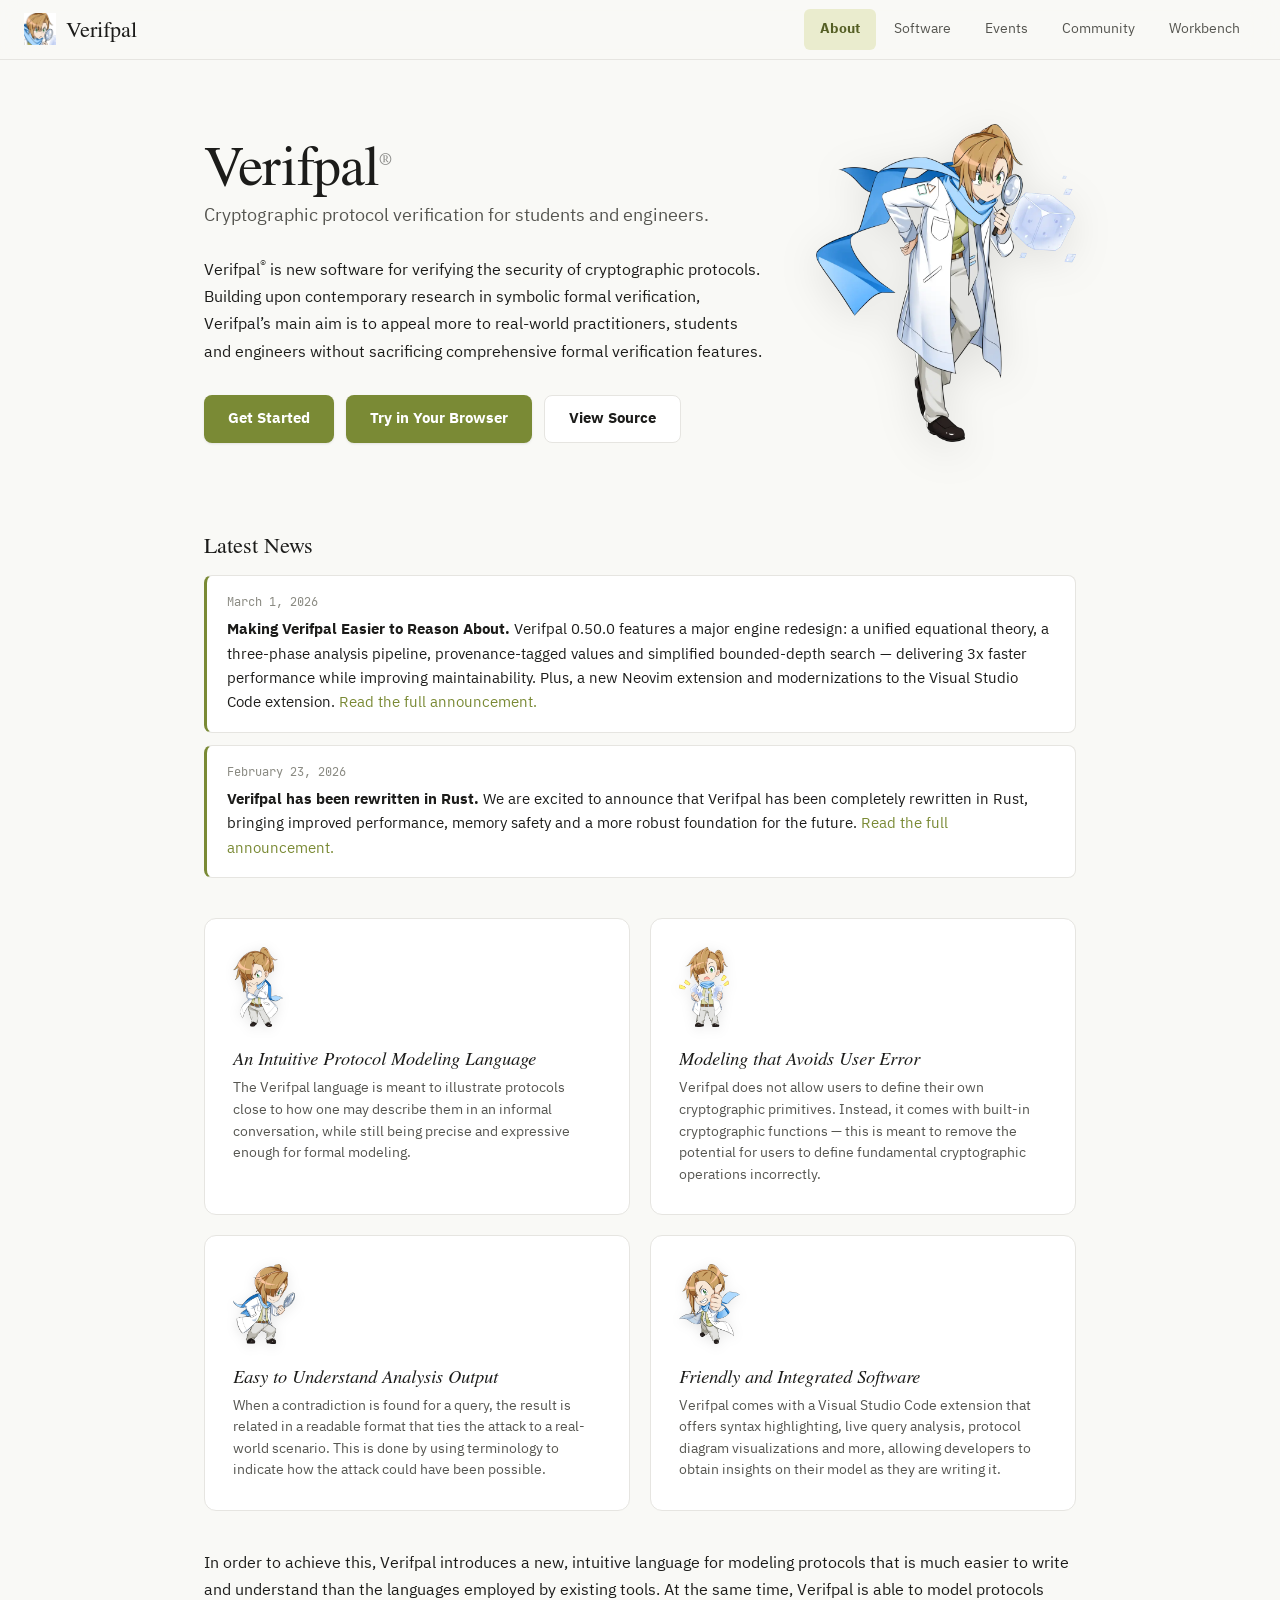
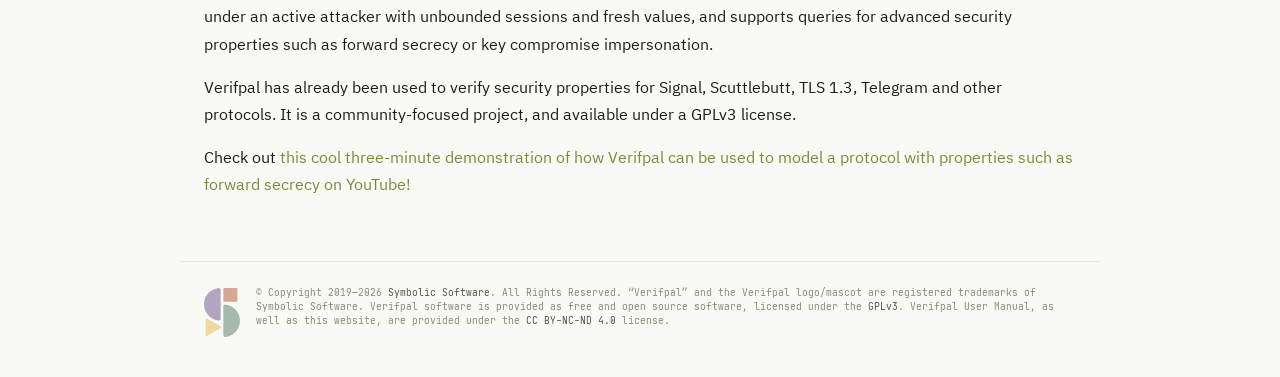
<file: index.html>
<!DOCTYPE html>
<html lang="en" dir="ltr">

<head>
	<meta charset="utf-8" />
	<meta name="viewport" content="width=device-width, initial-scale=1, height=device-height, target-densitydpi=device-dpi" />
	<meta property="article:publisher" content="https://verifpal.com" />
	<meta property="og:site_name" content="Verifpal" />
	<meta property="og:type" content="profile" />
	<meta property="og:locale" content="en_US" />
	<meta name="author" content="Symbolic Software" />
	<meta name="twitter:site" content="@verifpal" />
	<meta name="twitter:creator" content="@symbolicsoft" />
	<meta name="twitter:card" content="summary" />
	<title>Verifpal: Cryptographic Protocol Analysis for Students and Engineers</title>
	<meta property="og:title" content="Verifpal: Cryptographic Protocol Analysis for Students and Engineers" />
	<meta name="twitter:text:title" content="Verifpal: Cryptographic Protocol Analysis for Students and Engineers" />
	<meta name="description" content="Verifpal is free and open source software for the analysis and verification of cryptographic protocols. It uses a new, simple language for modeling protocols, and outputs readable analysis results, making it uniquely suitable as an introduction to cryptographic protocol verification for students and engineers. Learn how to use Verifpal using the Verifpal User Manual, and get started with protocol verification today!" />
	<meta property="og:description" content="Verifpal is free and open source software for the analysis and verification of cryptographic protocols. It uses a new, simple language for modeling protocols, and outputs readable analysis results, making it uniquely suitable as an introduction to cryptographic protocol verification for students and engineers. Learn how to use Verifpal using the Verifpal User Manual, and get started with protocol verification today!" />
	<meta name="keywords" content="verifpal, formal verification, protocol verification, cryptographic protocol verification, symbolic protocol verification, cryptography, secure protocols" />
	<meta property="og:image" content="https://verifpal.com/res/img/png/icon.png" />
	<meta name="twitter:image" content="https://verifpal.com/res/img/png/icon.png" />
	<meta name="og:image:width" content="512" />
	<meta name="og:image:height" content="512" />
	<meta property="og:url" content="https://verifpal.com" />
	<meta name="theme-color" content="#7a8a35" />
	<meta name="apple-mobile-web-app-status-bar-style" content="#7a8a35" />
	<meta name="msapplication-TileColor" content="#7a8a35" />
	<meta name="go-import" content="verifpal.com git https://github.com/symbolicsoft/verifpal.git" />
	<link rel="apple-touch-icon" href="https://verifpal.com/res/img/png/icon.png" />
	<link rel="image_src" href="https://verifpal.com/res/img/png/icon.png" />
	<link rel="icon" type="image/png" href="https://verifpal.com/res/img/png/icon.png" />
	<link rel="stylesheet" type="text/css" href="/res/fonts/fonts.css" />
	<link rel="stylesheet" type="text/css" href="/res/css/main.css" />
	<link rel="stylesheet" type="text/css" href="/res/css/mobile.css" />
	<link rel="stylesheet" type="text/css" href="/res/css/highlight.css" />
	<script defer data-domain="verifpal.com" data-api="https://restless-block-0a1e.symbolicsoft.workers.dev/oil-ocean/event" src="https://restless-block-0a1e.symbolicsoft.workers.dev/emerald-hill/script.js"></script>
</head>

<body>
	<nav class="topNav">
		<a href="/" class="navLogo">
			<img src="/res/img/png/icon.png" alt="" />
			<span>Verifpal</span>
		</a>
		<div class="navLinks">
			<a href="/" class="active">About</a>
			<a href="/software">Software</a>
			<a href="/events">Events</a>
			<a href="/getinvolved">Community</a>
			<a href="/workbench">Workbench</a>
		</div>
		<button class="navToggle" aria-label="Toggle menu">
			<span></span><span></span><span></span>
		</button>
	</nav>
	<main>
		<section class="hero">
			<div class="heroContent">
				<h1>Verifpal<sup>&reg;</sup></h1>
				<p class="heroTagline">
					Cryptographic protocol verification for students and engineers.
				</p>
				<p>
					Verifpal<sup>&reg;</sup> is new software for verifying the security of cryptographic protocols. Building upon contemporary research in symbolic formal verification, Verifpal&rsquo;s main aim is to appeal more to
					real-world practitioners, students and engineers without sacrificing comprehensive formal verification features.
				</p>
				<div class="heroCta">
					<a href="/software" class="btn btnPrimary">Get Started</a>
					<a href="/workbench" class="btn btnPrimary">Try in Your Browser</a>
					<a href="/source" class="btn btnSecondary">View Source</a>
				</div>
			</div>
			<div class="heroMascot">
				<picture>
					<source type="image/webp" srcset="/res/img/webp/pose1.webp" />
					<img draggable="false" src="/res/img/png/pose1.png" alt="" />
				</picture>
			</div>
		</section>
		<section class="latestNews">
			<h2>Latest News</h2>
			<div class="newsEntry">
				<span class="newsDate">March 1, 2026</span>
				<p><strong>Making Verifpal Easier to Reason About.</strong> Verifpal 0.50.0 features a major engine redesign: a unified equational theory, a three-phase analysis pipeline, provenance-tagged values and simplified bounded-depth search &mdash; delivering 3x faster performance while improving maintainability. Plus, a new Neovim extension and modernizations to the Visual Studio Code extension. <a href="https://symbolic.software/blog/2026-03-01-verifpal-engine-redesign/">Read the full announcement.</a></p>
			</div>
			<div class="newsEntry">
				<span class="newsDate">February 23, 2026</span>
				<p><strong>Verifpal has been rewritten in Rust.</strong> We are excited to announce that Verifpal has been completely rewritten in Rust, bringing improved performance, memory safety and a more robust foundation for the future. <a href="https://symbolic.software/blog/2026-02-23-verifpal-rust/">Read the full announcement.</a></p>
			</div>
		</section>
		<section class="features">
			<div class="featureGrid">
				<div class="featureCard">
					<picture>
						<source type="image/webp" srcset="/res/img/webp/chibi3.webp" />
						<img draggable="false" src="/res/img/png/chibi3.png" alt="" />
					</picture>
					<h3>An Intuitive Protocol Modeling Language</h3>
					<p>
						The Verifpal language is meant to illustrate protocols close to how one may describe them in an informal conversation, while still being precise and expressive enough for formal modeling.
					</p>
				</div>
				<div class="featureCard">
					<picture>
						<source type="image/webp" srcset="/res/img/webp/chibi5.webp" />
						<img draggable="false" src="/res/img/png/chibi5.png" alt="" />
					</picture>
					<h3>Modeling that Avoids User Error</h3>
					<p>
						Verifpal does not allow users to define their own cryptographic primitives. Instead, it comes with built-in cryptographic functions &mdash; this is meant to remove the potential for users to define
						fundamental cryptographic operations incorrectly.
					</p>
				</div>
				<div class="featureCard">
					<picture>
						<source type="image/webp" srcset="/res/img/webp/chibi4.webp" />
						<img draggable="false" src="/res/img/png/chibi4.png" alt="" />
					</picture>
					<h3>Easy to Understand Analysis Output</h3>
					<p>
						When a contradiction is found for a query, the result is related in a readable format that ties the attack to a real-world scenario. This is done by using terminology to indicate how the attack could have
						been possible.
					</p>
				</div>
				<div class="featureCard">
					<picture>
						<source type="image/webp" srcset="/res/img/webp/chibi2.webp" />
						<img draggable="false" src="/res/img/png/chibi2.png" alt="" />
					</picture>
					<h3>Friendly and Integrated Software</h3>
					<p>
						Verifpal comes with a Visual Studio Code extension that offers syntax highlighting, live query analysis, protocol diagram visualizations and more, allowing developers to obtain insights on their model as they
						are writing it.
					</p>
				</div>
			</div>
		</section>
		<section class="section">
			<p>
				In order to achieve this, Verifpal introduces a new, intuitive language for modeling protocols that is much easier to write and understand than the languages employed by existing tools. At the same time, Verifpal
				is able to model protocols under an active attacker with unbounded sessions and fresh values, and supports queries for advanced security properties such as forward secrecy or key compromise impersonation.
			</p>
			<p>
				Verifpal has already been used to verify security properties for Signal, Scuttlebutt, TLS 1.3, Telegram and other protocols. It is a community-focused project, and available under a GPLv3 license.
			</p>
			<p>
				Check out <a href="https://www.youtube.com/watch?v=JrJt6hOAQlQ">this cool three-minute demonstration of how Verifpal can be used to model a protocol with properties such as forward secrecy on YouTube!</a>
			</p>
		</section>
	</main>
	<footer>
		<img draggable="false" src="/res/img/svg/symbolicsoft.svg" alt="" class="symbolicsoft" />
		<p>
			&copy; Copyright 2019&mdash;<span id="footerYear"></span> <a href="https://symbolic.software" target="_blank">Symbolic Software</a>. All Rights Reserved. &ldquo;Verifpal&rdquo; and the Verifpal logo/mascot are registered trademarks of Symbolic Software. Verifpal
			software is provided as free and open source software, licensed under the <a href="https://www.gnu.org/licenses/gpl-3.0.en.html" target="_blank">GPLv3</a>. Verifpal User Manual, as well as this website, are provided
			under the <a href="https://creativecommons.org/licenses/by-nc-nd/4.0/" target="_blank">CC BY-NC-ND 4.0</a> license.
		</p>
	</footer>
	<script src="/res/js/website.js"></script>
	<script src="/res/js/highlight.js"></script>
	<script>
		init([navToggleLoad, footerYearLoad]);
	</script>
</body>

</html>
</file>
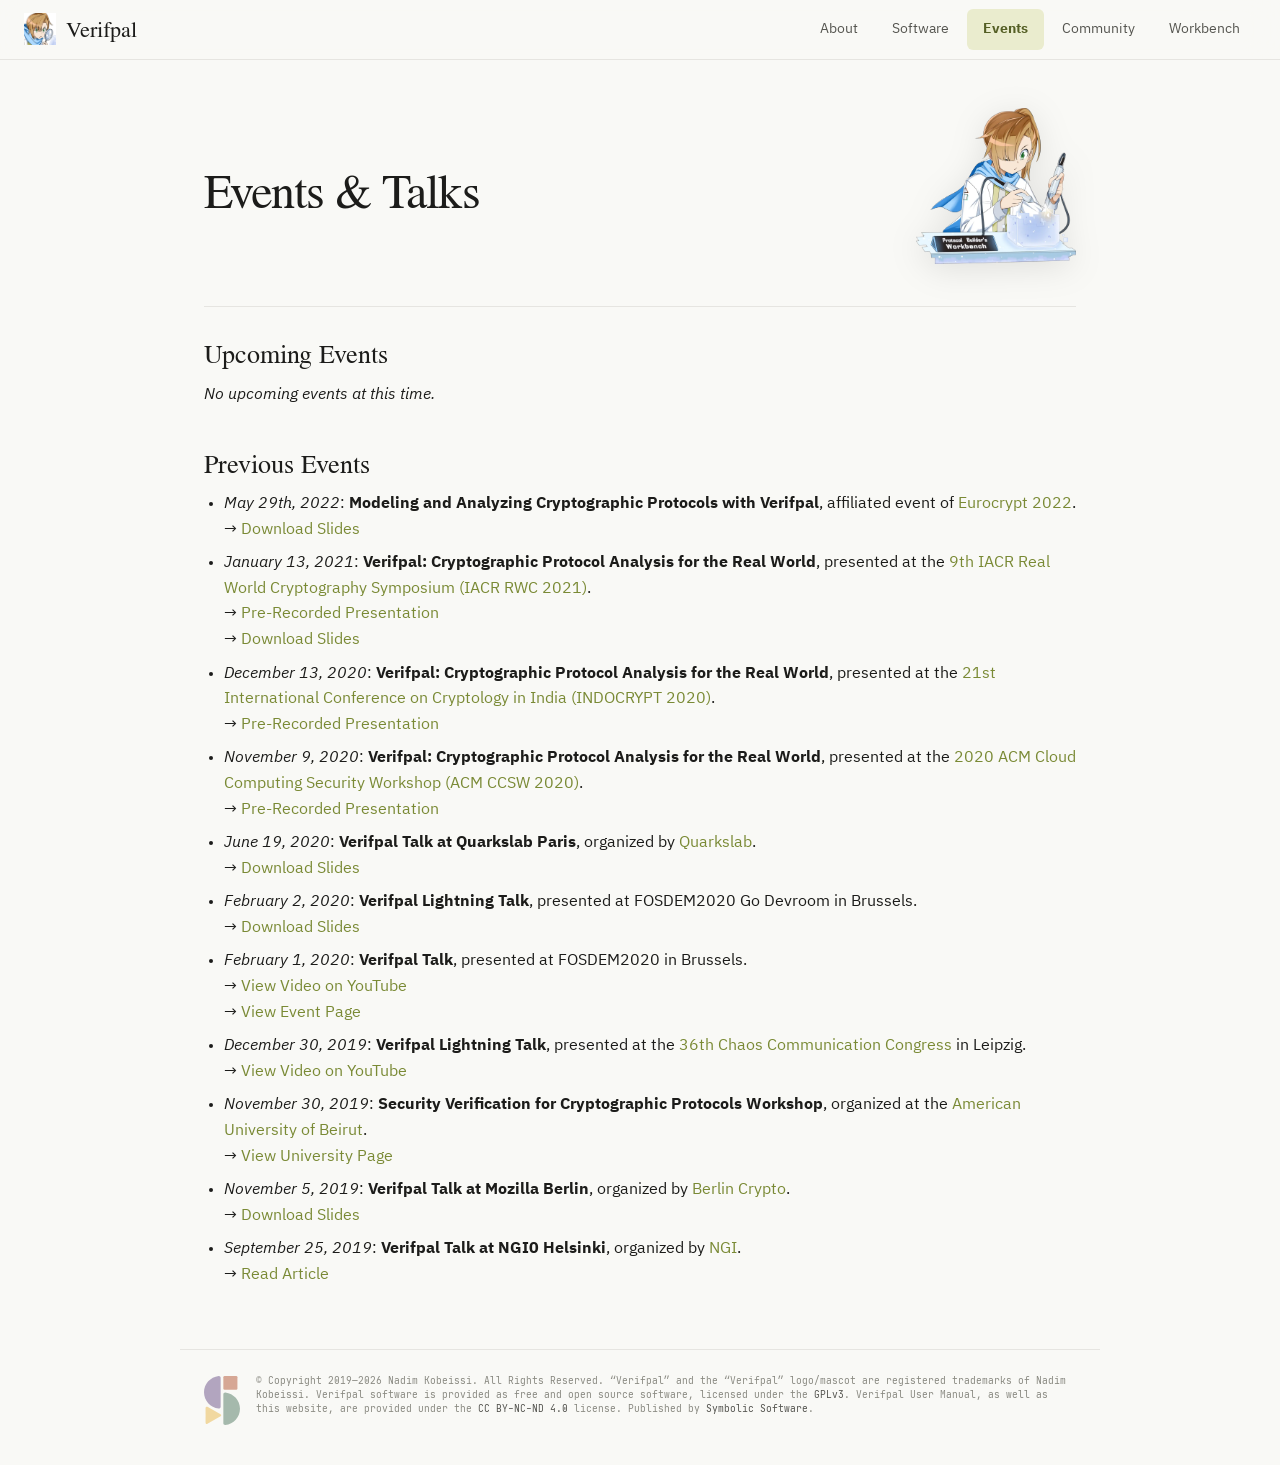
<file: events/index.html>
<!DOCTYPE html>
<html lang="en" dir="ltr">

<head>
	<meta charset="utf-8" />
	<meta name="viewport" content="width=device-width, initial-scale=1, height=device-height, target-densitydpi=device-dpi" />
	<meta property="article:publisher" content="https://verifpal.com" />
	<meta property="og:site_name" content="Verifpal" />
	<meta property="og:type" content="profile" />
	<meta property="og:locale" content="en_US" />
	<meta name="author" content="Symbolic Software" />
	<meta name="twitter:site" content="@verifpal" />
	<meta name="twitter:creator" content="@symbolicsoft" />
	<meta name="twitter:card" content="summary" />
	<title>Verifpal: Events &amp; Talks</title>
	<meta property="og:title" content="Verifpal: Events & Talks" />
	<meta name="twitter:text:title" content="Verifpal: Events & Talks" />
	<meta name="description" content="Verifpal is free and open source software for the analysis and verification of cryptographic protocols. It uses a new, simple language for modeling protocols, and outputs readable analysis results, making it uniquely suitable as an introduction to cryptographic protocol verification for students and engineers. Learn how to use Verifpal using the Verifpal User Manual, and get started with protocol verification today!" />
	<meta property="og:description" content="Verifpal is free and open source software for the analysis and verification of cryptographic protocols. It uses a new, simple language for modeling protocols, and outputs readable analysis results, making it uniquely suitable as an introduction to cryptographic protocol verification for students and engineers. Learn how to use Verifpal using the Verifpal User Manual, and get started with protocol verification today!" />
	<meta name="keywords" content="verifpal, formal verification, protocol verification, cryptographic protocol verification, symbolic protocol verification, cryptography, secure protocols" />
	<meta property="og:image" content="https://verifpal.com/res/img/png/icon.png" />
	<meta name="twitter:image" content="https://verifpal.com/res/img/png/icon.png" />
	<meta name="og:image:width" content="512" />
	<meta name="og:image:height" content="512" />
	<meta property="og:url" content="https://verifpal.com/events" />
	<meta name="theme-color" content="#7a8a35" />
	<meta name="apple-mobile-web-app-status-bar-style" content="#7a8a35" />
	<meta name="msapplication-TileColor" content="#7a8a35" />
	<link rel="apple-touch-icon" href="https://verifpal.com/res/img/png/icon.png" />
	<link rel="image_src" href="https://verifpal.com/res/img/png/icon.png" />
	<link rel="icon" type="image/png" href="https://verifpal.com/res/img/png/icon.png" />
	<link rel="stylesheet" type="text/css" href="/res/fonts/fonts.css" />
	<link rel="stylesheet" type="text/css" href="/res/css/main.css" />
	<link rel="stylesheet" type="text/css" href="/res/css/mobile.css" />
	<link rel="stylesheet" type="text/css" href="/res/css/highlight.css" />
	<script defer data-domain="verifpal.com" data-api="https://restless-block-0a1e.symbolicsoft.workers.dev/oil-ocean/event" src="https://restless-block-0a1e.symbolicsoft.workers.dev/emerald-hill/script.js"></script>
</head>

<body>
	<nav class="topNav">
		<a href="/" class="navLogo">
			<img src="/res/img/png/icon.png" alt="" />
			<span>Verifpal</span>
		</a>
		<div class="navLinks">
			<a href="/">About</a>
			<a href="/software">Software</a>
			<a href="/events" class="active">Events</a>
			<a href="/getinvolved">Community</a>
			<a href="/workbench">Workbench</a>
		</div>
		<button class="navToggle" aria-label="Toggle menu">
			<span></span><span></span><span></span>
		</button>
	</nav>
	<main>
		<div class="pageHeader">
			<h1>Events &amp; Talks</h1>
			<div class="pageMascot">
				<picture>
					<source type="image/webp" srcset="/res/img/webp/pose5.webp" />
					<img draggable="false" src="/res/img/png/pose5.png" alt="" />
				</picture>
			</div>
		</div>
		<div class="section">
			<h2>Upcoming Events</h2>
			<p><em>No upcoming events at this time.</em></p>
		</div>
		<div class="section">
			<h2>Previous Events</h2>
			<ul>
				<li>
					<em>May 29th, 2022</em>: <strong>Modeling and Analyzing Cryptographic Protocols with Verifpal</strong>, affiliated event of <a href="https://eurocrypt.iacr.org/2022/">Eurocrypt 2022</a>.
					<br />
					&rarr; <a href="https://static.verifpal.com/eurocrypt2022.pdf">Download Slides</a>
				</li>
				<li>
					<em>January 13, 2021</em>: <strong>Verifpal: Cryptographic Protocol Analysis for the Real World</strong>, presented at the <a href="https://rwc.iacr.org/2021/">9th IACR Real World Cryptography Symposium (IACR RWC 2021)</a>.
					<br />
					&rarr; <a href="https://www.youtube.com/watch?v=IZcwl2viHeE&t=934s">Pre-Recorded Presentation</a>
					<br />
					&rarr; <a href="https://iacr.org/submit/files/slides/2021/rwc/rwc2021/3/slides.pdf">Download Slides</a>
				</li>
				<li>
					<em>December 13, 2020</em>: <strong>Verifpal: Cryptographic Protocol Analysis for the Real World</strong>, presented at the <a href="https://indocrypt2020.iiitb.ac.in/">21st International Conference on Cryptology in India (INDOCRYPT 2020)</a>.
					<br />
					&rarr; <a href="https://www.youtube.com/watch?v=YlAnU0OpnSs">Pre-Recorded Presentation</a>
				</li>
				<li>
					<em>November 9, 2020</em>: <strong>Verifpal: Cryptographic Protocol Analysis for the Real World</strong>, presented at the <a href="https://ccsw.io">2020 ACM Cloud Computing Security Workshop (ACM CCSW 2020)</a>.
					<br />
					&rarr; <a href="https://www.youtube.com/watch?v=f7Py9x1814w">Pre-Recorded Presentation</a>
				</li>
				<li>
					<em>June 19, 2020</em>: <strong>Verifpal Talk at Quarkslab Paris</strong>, organized by <a href="https://quarkslab.com">Quarkslab</a>.
					<br />
					&rarr; <a href="https://static.verifpal.com/quarkslab2020.pdf">Download Slides</a>
				</li>
				<li>
					<em>February 2, 2020</em>: <strong>Verifpal Lightning Talk</strong>, presented at FOSDEM2020 Go Devroom in Brussels.
					<br />
					&rarr; <a href="https://static.verifpal.com/godevroom2020.pdf">Download Slides</a>
				</li>
				<li>
					<em>February 1, 2020</em>: <strong>Verifpal Talk</strong>, presented at FOSDEM2020 in Brussels.
					<br />
					&rarr; <a href="https://www.youtube.com/watch?v=rwlDYlMJgeU">View Video on YouTube</a>
					<br />
					&rarr; <a href="https://fosdem.org/2020/schedule/event/verifpal/">View Event Page</a>
				</li>
				<li>
					<em>December 30, 2019</em>: <strong>Verifpal Lightning Talk</strong>, presented at the <a href="https://events.ccc.de/congress/2019/wiki/index.php/Main_Page">36th Chaos Communication Congress</a> in Leipzig.
					<br />
					&rarr; <a href="https://www.youtube.com/watch?v=IrhcmpRRLTc">View Video on YouTube</a>
				</li>
				<li>
					<em>November 30, 2019</em>: <strong>Security Verification for Cryptographic Protocols Workshop</strong>, organized at the <a href="https://www.aub.edu.lb/">American University of Beirut</a>.
					<br />
					&rarr; <a href="https://www.aub.edu.lb/">View University Page</a>
				</li>
				<li>
					<em>November 5, 2019</em>: <strong>Verifpal Talk at Mozilla Berlin</strong>, organized by <a href="https://berlin-crypto.github.io/event/verifpal.html">Berlin Crypto</a>.
					<br />
					&rarr; <a href="https://static.verifpal.com/berlincrypto2019.pdf">Download Slides</a>
				</li>
				<li>
					<em>September 25, 2019</em>: <strong>Verifpal Talk at NGI0 Helsinki</strong>, organized by <a href="https://www.ngi.eu/">NGI</a>.
					<br />
					&rarr; <a href="https://www.ngi.eu/blog/2019/10/04/whos_ngi_nadim_kobeissi_tells_more_about_verifpal/">Read Article</a>
				</li>
			</ul>
		</div>
	</main>
	<footer>
		<img draggable="false" src="/res/img/svg/symbolicsoft.svg" alt="" class="symbolicsoft" />
		<p>
			&copy; Copyright 2019&mdash;<span id="footerYear"></span> Nadim Kobeissi. All Rights Reserved. &ldquo;Verifpal&rdquo; and the &ldquo;Verifpal&rdquo; logo/mascot are registered trademarks of Nadim Kobeissi. Verifpal
			software is provided as free and open source software, licensed under the <a href="https://www.gnu.org/licenses/gpl-3.0.en.html" target="_blank">GPLv3</a>. Verifpal User Manual, as well as this website, are provided
			under the <a href="https://creativecommons.org/licenses/by-nc-nd/4.0/" target="_blank">CC BY-NC-ND 4.0</a> license. Published by <a href="https://symbolic.software" target="_blank">Symbolic Software</a>.
		</p>
	</footer>
	<script src="/res/js/website.js"></script>
	<script src="/res/js/highlight.js"></script>
	<script>
		init([navToggleLoad, footerYearLoad]);
	</script>
</body>

</html>
</file>
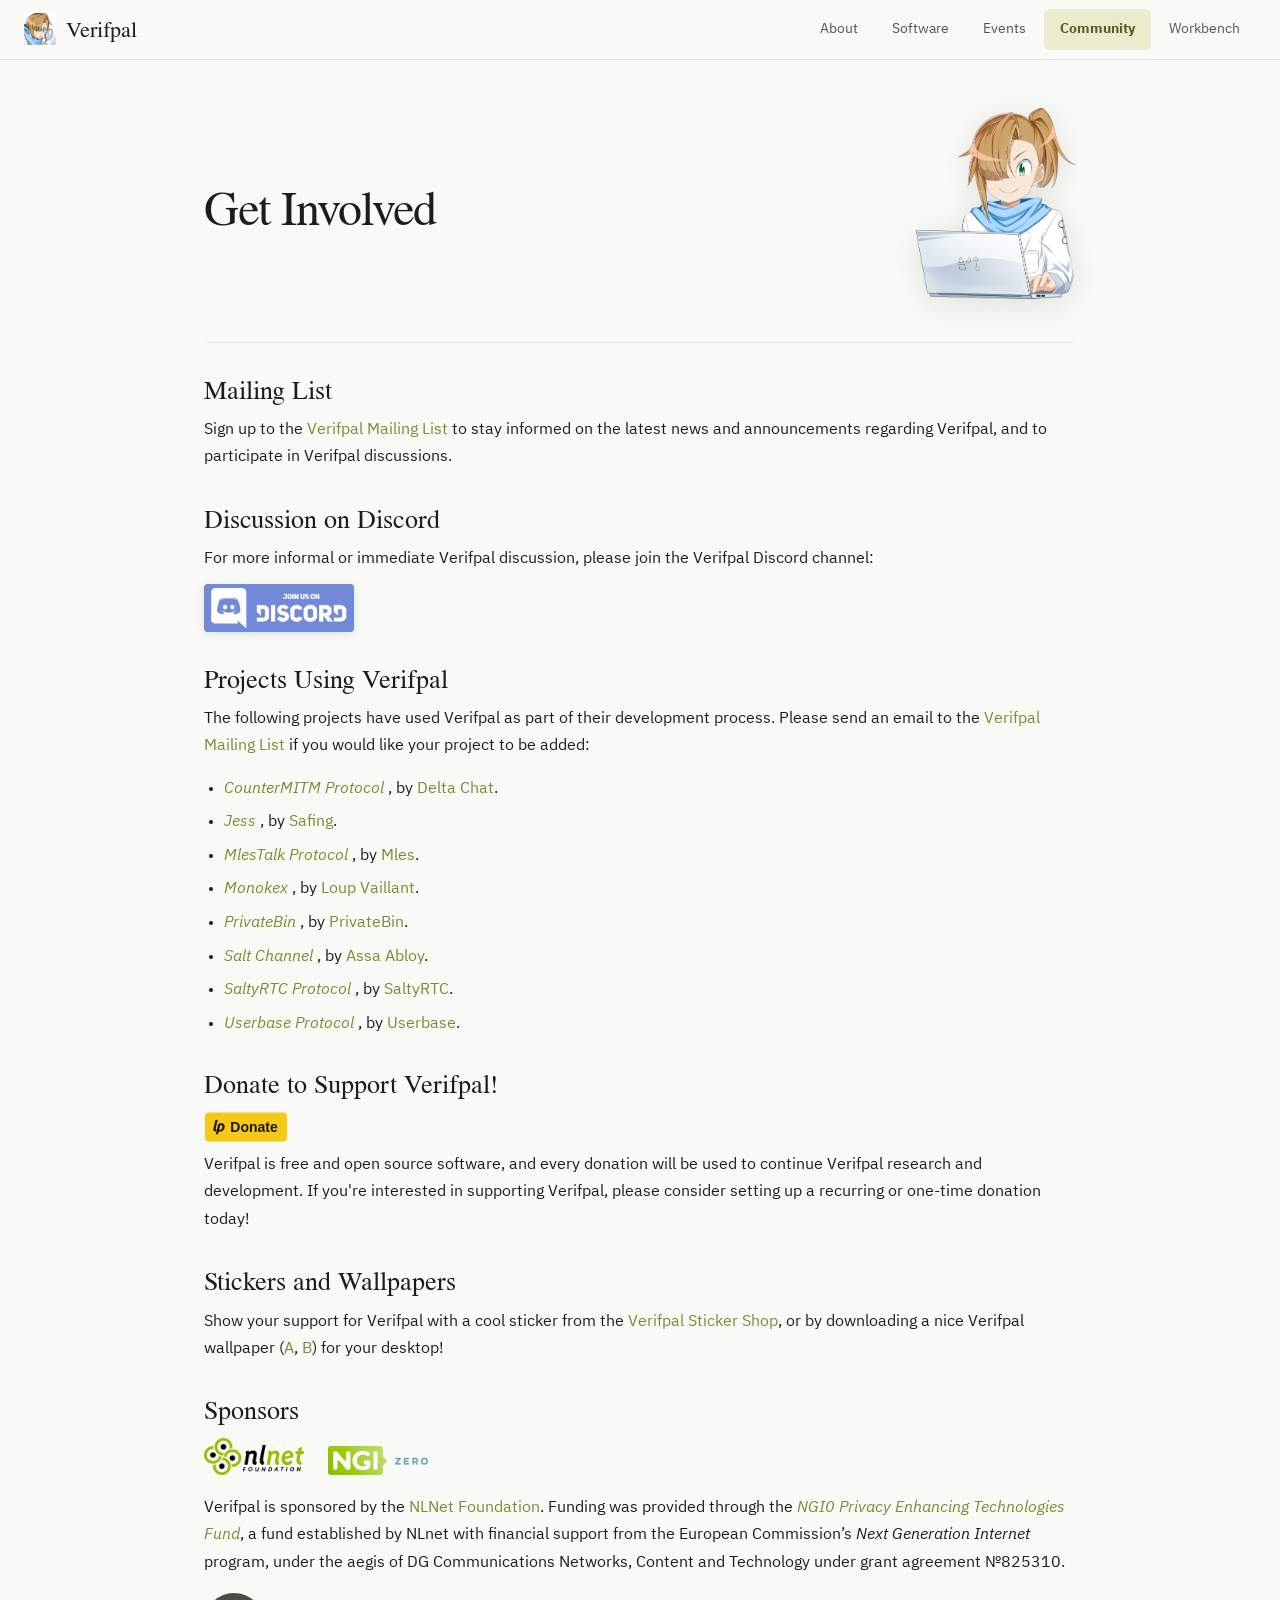
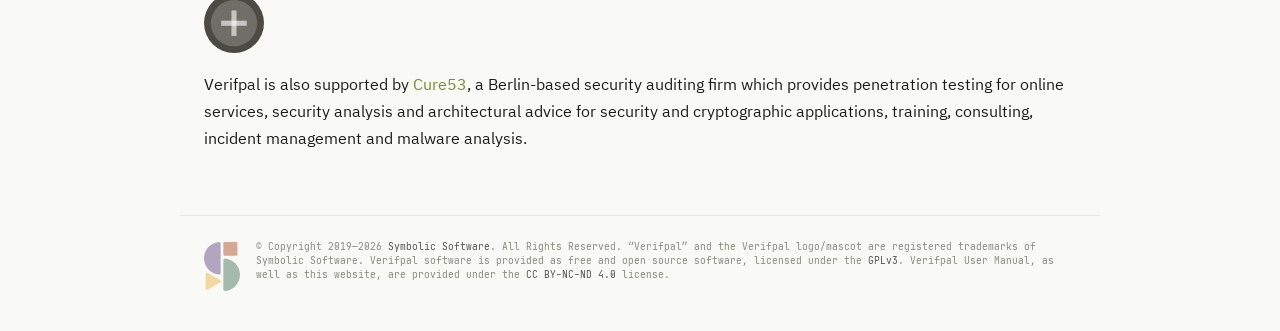
<file: getinvolved/index.html>
<!DOCTYPE html>
<html lang="en" dir="ltr">

<head>
	<meta charset="utf-8" />
	<meta name="viewport" content="width=device-width, initial-scale=1, height=device-height, target-densitydpi=device-dpi" />
	<meta property="article:publisher" content="https://verifpal.com" />
	<meta property="og:site_name" content="Verifpal" />
	<meta property="og:type" content="profile" />
	<meta property="og:locale" content="en_US" />
	<meta name="author" content="Symbolic Software" />
	<meta name="twitter:site" content="@verifpal" />
	<meta name="twitter:creator" content="@symbolicsoft" />
	<meta name="twitter:card" content="summary" />
	<title>Verifpal: Get Involved</title>
	<meta property="og:title" content="Verifpal: Get Involved" />
	<meta name="twitter:text:title" content="Verifpal: Get Involved" />
	<meta name="description" content="Verifpal is free and open source software for the analysis and verification of cryptographic protocols. It uses a new, simple language for modeling protocols, and outputs readable analysis results, making it uniquely suitable as an introduction to cryptographic protocol verification for students and engineers. Learn how to use Verifpal using the Verifpal User Manual, and get started with protocol verification today!" />
	<meta property="og:description" content="Verifpal is free and open source software for the analysis and verification of cryptographic protocols. It uses a new, simple language for modeling protocols, and outputs readable analysis results, making it uniquely suitable as an introduction to cryptographic protocol verification for students and engineers. Learn how to use Verifpal using the Verifpal User Manual, and get started with protocol verification today!" />
	<meta name="keywords" content="verifpal, formal verification, protocol verification, cryptographic protocol verification, symbolic protocol verification, cryptography, secure protocols" />
	<meta property="og:image" content="https://verifpal.com/res/img/png/icon.png" />
	<meta name="twitter:image" content="https://verifpal.com/res/img/png/icon.png" />
	<meta name="og:image:width" content="512" />
	<meta name="og:image:height" content="512" />
	<meta property="og:url" content="https://verifpal.com/getinvolved" />
	<meta name="theme-color" content="#7a8a35" />
	<meta name="apple-mobile-web-app-status-bar-style" content="#7a8a35" />
	<meta name="msapplication-TileColor" content="#7a8a35" />
	<link rel="apple-touch-icon" href="https://verifpal.com/res/img/png/icon.png" />
	<link rel="image_src" href="https://verifpal.com/res/img/png/icon.png" />
	<link rel="icon" type="image/png" href="https://verifpal.com/res/img/png/icon.png" />
	<link rel="stylesheet" type="text/css" href="/res/fonts/fonts.css" />
	<link rel="stylesheet" type="text/css" href="/res/css/main.css" />
	<link rel="stylesheet" type="text/css" href="/res/css/mobile.css" />
	<link rel="stylesheet" type="text/css" href="/res/css/highlight.css" />
	<script defer data-domain="verifpal.com" data-api="https://restless-block-0a1e.symbolicsoft.workers.dev/oil-ocean/event" src="https://restless-block-0a1e.symbolicsoft.workers.dev/emerald-hill/script.js"></script>
</head>

<body>
	<nav class="topNav">
		<a href="/" class="navLogo">
			<img src="/res/img/png/icon.png" alt="" />
			<span>Verifpal</span>
		</a>
		<div class="navLinks">
			<a href="/">About</a>
			<a href="/software">Software</a>
			<a href="/events">Events</a>
			<a href="/getinvolved" class="active">Community</a>
			<a href="/workbench">Workbench</a>
		</div>
		<button class="navToggle" aria-label="Toggle menu">
			<span></span><span></span><span></span>
		</button>
	</nav>
	<main>
		<div class="pageHeader">
			<h1>Get Involved</h1>
			<div class="pageMascot">
				<picture>
					<source type="image/webp" srcset="/res/img/webp/pose7.webp" />
					<img draggable="false" src="/res/img/png/pose7.png" alt="" />
				</picture>
			</div>
		</div>
		<div class="section">
			<h2>Mailing List</h2>
			<p>Sign up to the <a href="/list">Verifpal Mailing List</a> to stay informed on the latest news and announcements regarding Verifpal, and to participate in Verifpal discussions.</p>
			<h2>Discussion on Discord</h2>
			<p>
				For more informal or immediate Verifpal discussion, please join the Verifpal Discord channel:
				<br />
				<a href="https://discord.gg/DFK2Gqk">
					<img src="/res/img/png/discord.png" class="discord" alt="Join us on Discord" />
				</a>
			</p>
			<h2><a id="users"></a>Projects Using Verifpal</h2>
			<p>The following projects have used Verifpal as part of their development process. Please send an email to the <a href="/list">Verifpal Mailing List</a> if you would like your project to be added:</p>
			<ul>
				<li>
					<a href="https://lists.symbolic.software/pipermail/verifpal/2020/000119.html">
						<em>CounterMITM Protocol</em>
					</a>
					, by <a href="https://delta.chat/en/">Delta Chat</a>.
				</li>
				<li>
					<a href="https://github.com/safing/jess/blob/master/docs/AUDITS.md">
						<em>Jess</em>
					</a>
					, by <a href="https://safing.io/">Safing</a>.
				</li>
				<li>
					<a href="https://github.com/jq-rs/mles-webworker/blob/master/mles-websocket.vp">
						<em>MlesTalk Protocol</em>
					</a>
					, by <a href="http://mles.io/">Mles</a>.
				</li>
				<li>
					<a href="https://github.com/LoupVaillant/Monokex">
						<em>Monokex</em>
					</a>
					, by <a href="http://loup-vaillant.fr/">Loup Vaillant</a>.
				</li>
				<li>
					<a href="https://github.com/PrivateBin/Verifpal">
						<em>PrivateBin</em>
					</a>
					, by <a href="https://privatebin.info/">PrivateBin</a>.
				</li>
				<li>
					<a href="https://github.com/assaabloy-ppi/salt-channel/pull/30">
						<em>Salt Channel</em>
					</a>
					, by <a href="https://www.assaabloy.com/en/com/">Assa Abloy</a>.
				</li>
				<li>
					<a href="https://github.com/saltyrtc/saltyrtc-meta/issues/160">
						<em>SaltyRTC Protocol</em>
					</a>
					, by <a href="https://saltyrtc.org/">SaltyRTC</a>.
				</li>
				<li>
					<a href="https://github.com/encrypted-dev/userbase/pull/89#issuecomment-579093351">
						<em>Userbase Protocol</em>
					</a>
					, by <a href="https://userbase.com/">Userbase</a>.
				</li>
			</ul>
			<h2><a id="donate"></a>Donate to Support Verifpal!</h2>
			<p>
				<a href="https://liberapay.com/verifpal/donate"><img draggable="false" alt="Donate using Liberapay" src="/res/img/svg/donate.svg" /></a>
				<br />
				Verifpal is free and open source software, and every donation will be used to continue Verifpal research and development. If you're interested in supporting Verifpal, please consider setting up a recurring or
				one-time donation today!
			</p>
			<h2><a id="stickers"></a>Stickers and Wallpapers</h2>
			<p>
				Show your support for Verifpal with a cool sticker from the <a href="/stickers">Verifpal Sticker Shop</a>, or by downloading a nice Verifpal wallpaper (<a href="/res/extra/wallpaperA.png" target="_blank">A</a>,
				<a href="/res/extra/wallpaperB.png" target="_blank">B</a>) for your desktop!
			</p>
			<h2><a id="sponsors"></a>Sponsors</h2>
			<p>
				<a href="https://nlnet.nl">
					<picture>
						<source type="image/webp" srcset="/res/img/webp/nlnet.webp" />
						<img draggable="false" src="/res/img/png/nlnet.png" alt="" style="width: 100px; height: auto; margin: 0 0 10px 0;" />
					</picture>
				</a>
				<a href="https://www.ngi.eu/about/ngi-zero/" target="_blank">
					<picture>
						<source type="image/webp" srcset="/res/img/webp/ngi0.webp" />
						<img draggable="false" src="/res/img/png/ngi0.png" alt="" style="width: 100px; height: auto; margin: 0 0 10px 20px;" />
					</picture>
				</a>
				<br />
				Verifpal is sponsored by the <a href="https://nlnet.nl" target="_blank">NLNet Foundation</a>. Funding was provided through the
				<a href="https://www.ngi.eu/about/ngi-zero/" target="_blank"><em>NGI0 Privacy Enhancing Technologies Fund</em></a>, a fund established by NLnet with financial support from the European Commission&rsquo;s
				<em>Next Generation Internet</em> program, under the aegis of DG Communications Networks, Content and Technology under grant agreement &numero;825310.
			</p>
			<p>
				<a href="https://cure53.de">
					<img draggable="false" src="/res/img/jpg/cure53.jpg" alt="" style="width: 60px; height: auto; margin: 0 0 10px 0; border-radius: 100px;" />
				</a>
				<br />
				Verifpal is also supported by <a href="https://cure53.de">Cure53</a>, a Berlin-based security auditing firm which provides penetration testing for online services, security analysis and architectural advice for
				security and cryptographic applications, training, consulting, incident management and malware analysis.
			</p>
		</div>
	</main>
	<footer>
		<img draggable="false" src="/res/img/svg/symbolicsoft.svg" alt="" class="symbolicsoft" />
		<p>
			&copy; Copyright 2019&mdash;<span id="footerYear"></span> <a href="https://symbolic.software" target="_blank">Symbolic Software</a>. All Rights Reserved. &ldquo;Verifpal&rdquo; and the Verifpal logo/mascot are registered trademarks of Symbolic Software. Verifpal
			software is provided as free and open source software, licensed under the <a href="https://www.gnu.org/licenses/gpl-3.0.en.html" target="_blank">GPLv3</a>. Verifpal User Manual, as well as this website, are provided
			under the <a href="https://creativecommons.org/licenses/by-nc-nd/4.0/" target="_blank">CC BY-NC-ND 4.0</a> license.
		</p>
	</footer>
	<script src="/res/js/website.js"></script>
	<script src="/res/js/highlight.js"></script>
	<script>
		init([navToggleLoad, footerYearLoad]);
	</script>
</body>

</html>
</file>
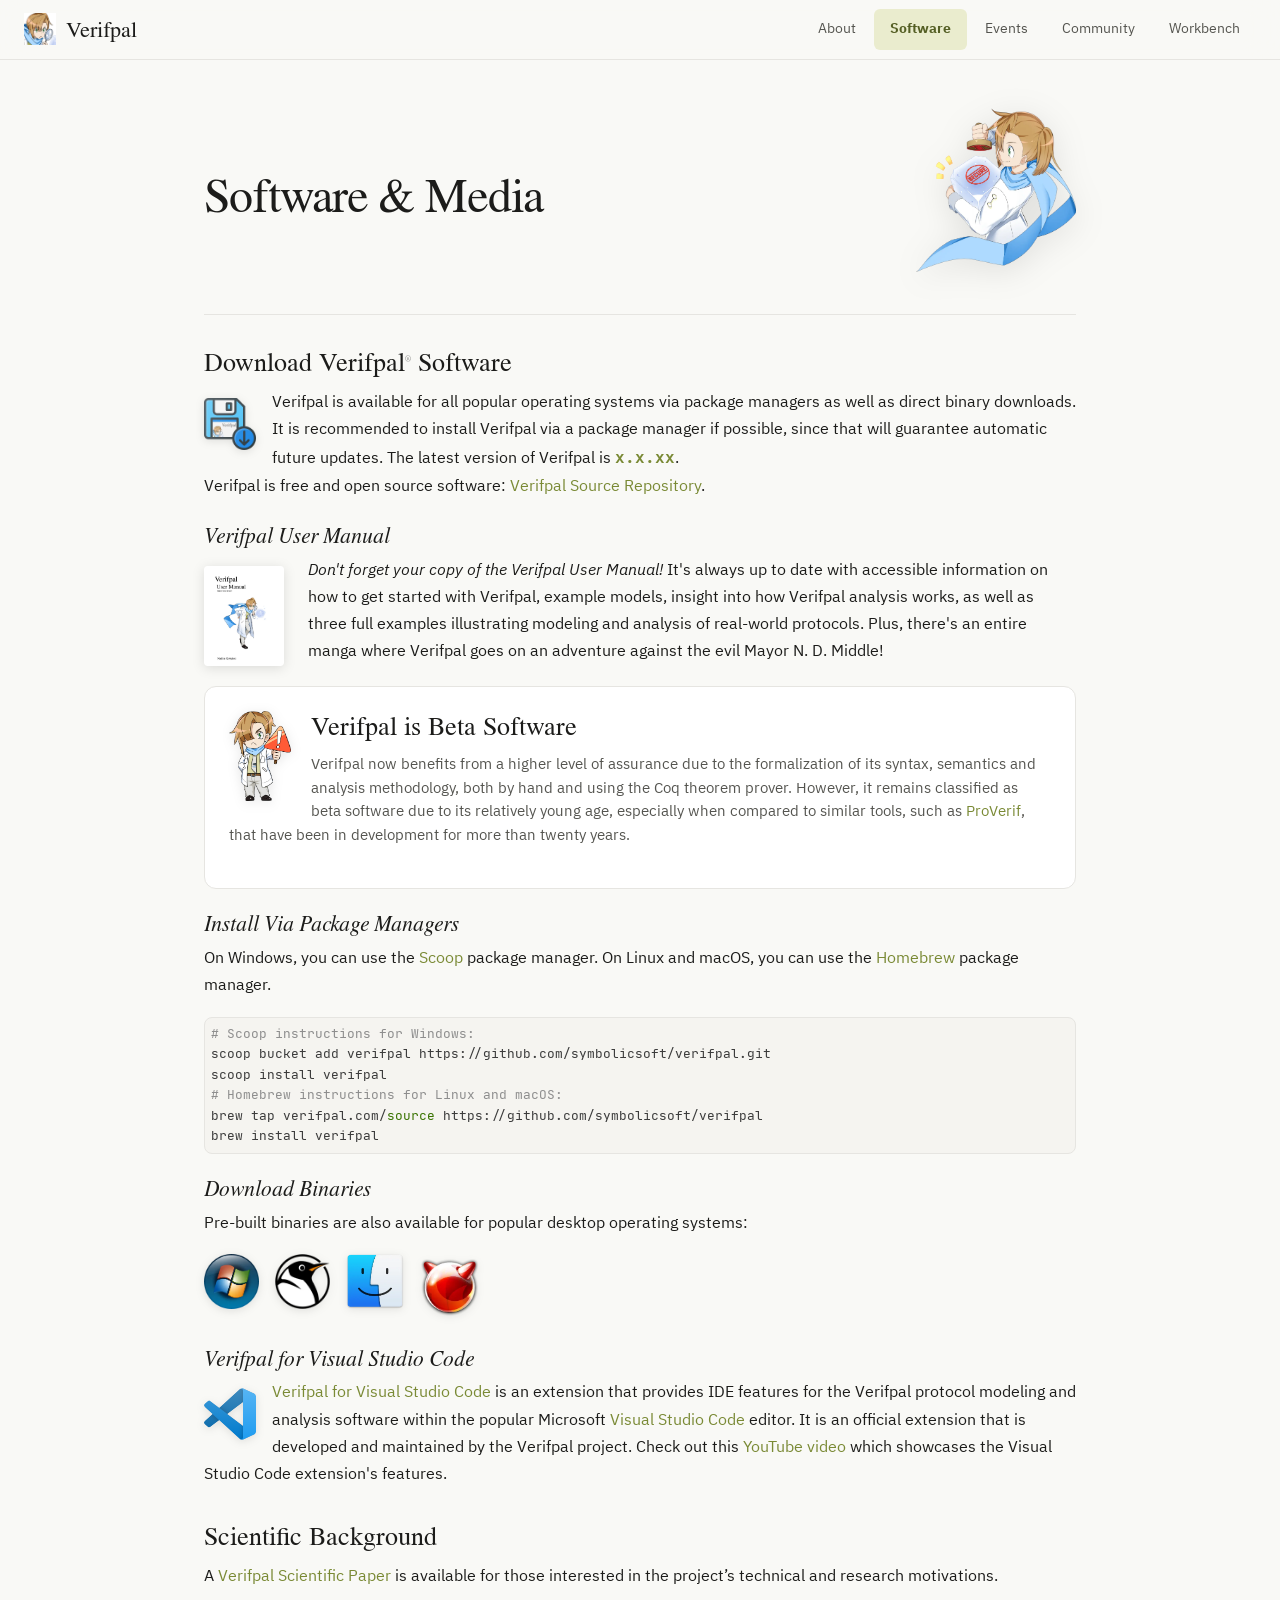
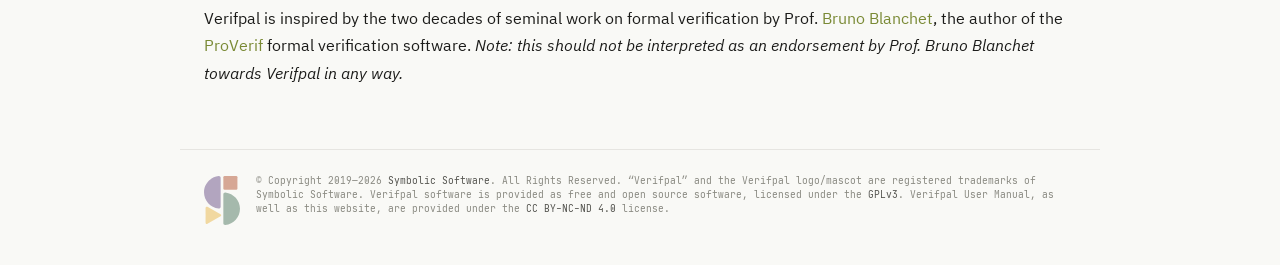
<file: software/index.html>
<!DOCTYPE html>
<html lang="en" dir="ltr">

<head>
	<meta charset="utf-8" />
	<meta name="viewport" content="width=device-width, initial-scale=1, height=device-height, target-densitydpi=device-dpi" />
	<meta property="article:publisher" content="https://verifpal.com" />
	<meta property="og:site_name" content="Verifpal" />
	<meta property="og:type" content="profile" />
	<meta property="og:locale" content="en_US" />
	<meta name="author" content="Symbolic Software" />
	<meta name="twitter:site" content="@verifpal" />
	<meta name="twitter:creator" content="@symbolicsoft" />
	<meta name="twitter:card" content="summary" />
	<title>Verifpal: Software &amp; Media</title>
	<meta property="og:title" content="Verifpal: Software & Media" />
	<meta name="twitter:text:title" content="Verifpal: Software & Media" />
	<meta name="description" content="Verifpal is free and open source software for the analysis and verification of cryptographic protocols. It uses a new, simple language for modeling protocols, and outputs readable analysis results, making it uniquely suitable as an introduction to cryptographic protocol verification for students and engineers. Learn how to use Verifpal using the Verifpal User Manual, and get started with protocol verification today!" />
	<meta property="og:description" content="Verifpal is free and open source software for the analysis and verification of cryptographic protocols. It uses a new, simple language for modeling protocols, and outputs readable analysis results, making it uniquely suitable as an introduction to cryptographic protocol verification for students and engineers. Learn how to use Verifpal using the Verifpal User Manual, and get started with protocol verification today!" />
	<meta name="keywords" content="verifpal, formal verification, protocol verification, cryptographic protocol verification, symbolic protocol verification, cryptography, secure protocols" />
	<meta property="og:image" content="https://verifpal.com/res/img/png/icon.png" />
	<meta name="twitter:image" content="https://verifpal.com/res/img/png/icon.png" />
	<meta name="og:image:width" content="512" />
	<meta name="og:image:height" content="512" />
	<meta property="og:url" content="https://verifpal.com/software" />
	<meta name="theme-color" content="#7a8a35" />
	<meta name="apple-mobile-web-app-status-bar-style" content="#7a8a35" />
	<meta name="msapplication-TileColor" content="#7a8a35" />
	<link rel="apple-touch-icon" href="https://verifpal.com/res/img/png/icon.png" />
	<link rel="image_src" href="https://verifpal.com/res/img/png/icon.png" />
	<link rel="icon" type="image/png" href="https://verifpal.com/res/img/png/icon.png" />
	<link rel="stylesheet" type="text/css" href="/res/fonts/fonts.css" />
	<link rel="stylesheet" type="text/css" href="/res/css/main.css" />
	<link rel="stylesheet" type="text/css" href="/res/css/mobile.css" />
	<link rel="stylesheet" type="text/css" href="/res/css/highlight.css" />
	<script defer data-domain="verifpal.com" data-api="https://restless-block-0a1e.symbolicsoft.workers.dev/oil-ocean/event" src="https://restless-block-0a1e.symbolicsoft.workers.dev/emerald-hill/script.js"></script>
</head>

<body>
	<nav class="topNav">
		<a href="/" class="navLogo">
			<img src="/res/img/png/icon.png" alt="" />
			<span>Verifpal</span>
		</a>
		<div class="navLinks">
			<a href="/">About</a>
			<a href="/software" class="active">Software</a>
			<a href="/events">Events</a>
			<a href="/getinvolved">Community</a>
			<a href="/workbench">Workbench</a>
		</div>
		<button class="navToggle" aria-label="Toggle menu">
			<span></span><span></span><span></span>
		</button>
	</nav>
	<main>
		<div class="pageHeader">
			<h1>Software &amp; Media</h1>
			<div class="pageMascot">
				<picture>
					<source type="image/webp" srcset="/res/img/webp/pose6.webp" />
					<img draggable="false" src="/res/img/png/pose6.png" alt="" />
				</picture>
			</div>
		</div>
		<div class="section">
			<h2>Download Verifpal<sup>&reg;</sup> Software</h2>
			<picture>
				<source type="image/webp" srcset="/res/img/webp/disk.webp" />
				<img draggable="false" src="/res/img/png/disk.png" alt="" class="littleIcon" />
			</picture>
			<p>
				Verifpal is available for all popular operating systems via package managers as well as direct binary downloads. It is recommended to install Verifpal via a package manager if possible, since that will guarantee
				automatic future updates. The latest version of Verifpal is <a href="https://github.com/symbolicsoft/verifpal/releases"><span id="latestRelease">x.x.xx</span></a>.
				<br />
				Verifpal is free and open source software: <a href="/source">Verifpal Source Repository</a>.
			</p>
			<h3><a id="manual"></a>Verifpal User Manual</h3>
			<a href="https://static.verifpal.com/manual.pdf" class="container">
				<picture>
					<source type="image/webp" srcset="/res/img/webp/manual.webp" />
					<img draggable="false" src="/res/img/png/manual.png" alt="" class="manualCover" />
				</picture>
			</a>
			<p>
				<em>Don't forget your copy of the Verifpal User Manual!</em> It's always up to date with accessible information on how to get started with Verifpal, example models, insight into how Verifpal analysis works, as
				well as three full examples illustrating modeling and analysis of real-world protocols. Plus, there's an entire manga where Verifpal goes on an adventure against the evil Mayor N. D. Middle!
			</p>
			<div class="infoBoxLeft">
				<picture>
					<source type="image/webp" srcset="/res/img/webp/chibi1.webp" />
					<img draggable="false" src="/res/img/png/chibi1.png" alt="" />
				</picture>
				<h2>Verifpal is Beta Software</h2>
				<p>
					Verifpal now benefits from a higher level of assurance due to the formalization of its syntax, semantics and analysis methodology, both by hand and using the Coq theorem prover. However, it remains classified as beta software due to its relatively young age, especially when compared to similar tools, such as <a href="https://proverif.inria.fr">ProVerif</a>, that have been in development for more than twenty years.
				</p>
			</div>
			<h3>Install Via Package Managers</h3>
			<p>
				On Windows, you can use the <a href="https://scoop.sh">Scoop</a> package manager. On Linux and macOS, you can use
				the <a href="https://brew.sh">Homebrew</a> package manager.
				<code class="language-bash">
					# Scoop instructions for Windows:
					<br />
					scoop bucket add verifpal https://github.com/symbolicsoft/verifpal.git
					<br />
					scoop install verifpal
					<br />
					# Homebrew instructions for Linux and macOS:
					<br />
					brew tap verifpal.com/source https://github.com/symbolicsoft/verifpal
					<br />
					brew install verifpal
				</code>
			</p>
			<h3>Download Binaries</h3>
			<p>
				Pre-built binaries are also available for popular desktop operating systems:
			</p>
			<div class="downloadLinks">
				<a id="windows" href="https://github.com/symbolicsoft/verifpal/releases">
					<picture>
						<source type="image/webp" srcset="/res/img/webp/windows.webp" />
						<img draggable="false" src="/res/img/png/windows.png" alt="" style="height: 55px; position: relative;" />
					</picture>
				</a>
				<a id="linux" href="https://github.com/symbolicsoft/verifpal/releases">
					<picture>
						<source type="image/webp" srcset="/res/img/webp/linux.webp" />
						<img draggable="false" src="/res/img/png/linux.png" alt="" />
					</picture>
				</a>
				<a id="macos" href="https://github.com/symbolicsoft/verifpal/releases">
					<picture>
						<source type="image/webp" srcset="/res/img/webp/macos.webp" />
						<img draggable="false" src="/res/img/png/macos.png" alt="" />
					</picture>
				</a>
				<a id="freebsd" href="https://github.com/symbolicsoft/verifpal/releases">
					<picture>
						<source type="image/webp" srcset="/res/img/webp/freebsd.webp" />
						<img draggable="false" src="/res/img/png/freebsd.png" alt="" style="height: 59px; position: relative; top: 4px;" />
					</picture>
				</a>
			</div>
			<h3><a id="vscode"></a>Verifpal for Visual Studio Code</h3>
			<img draggable="false" src="/res/img/svg/vscode.svg" alt="" class="littleIcon" />
			<p>
				<a href="https://marketplace.visualstudio.com/items?itemName=symbolicsoft.verifpal">Verifpal for Visual Studio Code</a> is an extension that provides IDE features for the Verifpal protocol modeling and analysis
				software within the popular Microsoft <a href="https://code.visualstudio.com/">Visual Studio Code</a> editor. It is an official extension that is developed and maintained by the Verifpal project. Check out this <a href="https://www.youtube.com/watch?v=it_hJkVU-UA">YouTube video</a> which showcases the Visual Studio Code extension's features.
			</p>
			<h2><a id="paper"></a>Scientific Background</h2>
			<p>A <a href="/paper">Verifpal Scientific Paper</a> is available for those interested in the project&rsquo;s technical and research motivations.</p>
			<p>
				Verifpal is inspired by the two decades of seminal work on formal verification by Prof. <a href="https://prosecco.gforge.inria.fr/personal/bblanche/index-eng.html" target="_blank">Bruno Blanchet</a>, the author
				of the <a href="https://proverif.inria.fr" target="_blank">ProVerif</a> formal verification software. <em>Note: this should not be interpreted as an endorsement by Prof. Bruno Blanchet towards Verifpal in any way.</em>
			</p>
		</div>
	</main>
	<footer>
		<img draggable="false" src="/res/img/svg/symbolicsoft.svg" alt="" class="symbolicsoft" />
		<p>
			&copy; Copyright 2019&mdash;<span id="footerYear"></span> <a href="https://symbolic.software" target="_blank">Symbolic Software</a>. All Rights Reserved. &ldquo;Verifpal&rdquo; and the Verifpal logo/mascot are registered trademarks of Symbolic Software. Verifpal
			software is provided as free and open source software, licensed under the <a href="https://www.gnu.org/licenses/gpl-3.0.en.html" target="_blank">GPLv3</a>. Verifpal User Manual, as well as this website, are provided
			under the <a href="https://creativecommons.org/licenses/by-nc-nd/4.0/" target="_blank">CC BY-NC-ND 4.0</a> license.
		</p>
	</footer>
	<script src="/res/js/website.js"></script>
	<script src="/res/js/highlight.js"></script>
	<script>
		init([navToggleLoad, latestReleaseLoad, footerYearLoad, highlightLoad]);
	</script>
</body>

</html>
</file>
<file: res/fonts/fonts.css>
@font-face {
	font-family: 'JetBrains Mono';
	src: url('JetBrainsMono-Regular.woff2') format('woff2'),
		url("JetBrainsMono-Regular.woff") format("woff");
	font-weight: 400;
	font-style: normal;
	font-display: swap;
}

@font-face {
	font-family: 'JetBrains Mono';
	src: url('JetBrainsMono-Italic.woff2') format('woff2'),
		url("JetBrainsMono-Italic.woff") format("woff");
	font-weight: 400;
	font-style: italic;
	font-display: swap;
}

@font-face {
	font-family: 'JetBrains Mono';
	src: url('JetBrainsMono-Medium.woff2') format('woff2'),
		url("JetBrainsMono-Medium.woff") format("woff");
	font-weight: 500;
	font-style: normal;
	font-display: swap;
}

@font-face {
	font-family: 'JetBrains Mono';
	src: url('JetBrainsMono-Medium-Italic.woff2') format('woff2'),
		url("JetBrainsMono-Medium-Italic.woff") format("woff");
	font-weight: 500;
	font-style: italic;
	font-display: swap;
}

@font-face {
	font-family: 'JetBrains Mono';
	src: url('JetBrainsMono-Bold.woff2') format('woff2'),
		url("JetBrainsMono-Bold.woff") format("woff");
	font-weight: bold;
	font-style: normal;
	font-display: swap;
}

@font-face {
	font-family: 'JetBrains Mono';
	src: url('JetBrainsMono-Bold-Italic.woff2') format('woff2'),
		url("JetBrainsMono-Bold-Italic.woff") format("woff");
	font-weight: bold;
	font-style: italic;
	font-display: swap;
}

@font-face {
	font-family: 'Nimbus Roman';
	font-display: swap;
	src: url('NimbusRomNo9L-Med-webfont.woff') format('woff');
	font-weight: bold;
	font-style: normal;
}

@font-face {
	font-family: 'Nimbus Roman';
	font-display: swap;
	src: url('NimbusRomNo9L-MedIta-webfont.woff') format('woff');
	font-weight: bold;
	font-style: italic;
}

@font-face {
	font-family: 'Nimbus Roman';
	font-display: swap;
	src: url('NimbusRomNo9L-RegIta-webfont.woff') format('woff');
	font-weight: normal;
	font-style: italic;
}

@font-face {
	font-family: 'Nimbus Roman';
	font-display: swap;
	src: url('NimbusRomNo9L-Reg-webfont.woff') format('woff');
	font-weight: normal;
	font-style: normal;
}

@font-face {
	font-family: 'IBMPlex Sans';
	font-display: swap;
	src: url('IBMPlexSans-Regular.woff') format('woff');
	font-weight: normal;
	font-style: normal;
}

@font-face {
	font-family: 'IBMPlex Sans';
	font-display: swap;
	src: url('IBMPlexSans-Bold.woff') format('woff');
	font-weight: bold;
	font-style: normal;
}

@font-face {
	font-family: 'IBMPlex Sans';
	font-display: swap;
	src: url('IBMPlexSans-BoldItalic.woff') format('woff');
	font-weight: bold;
	font-style: italic;
}

@font-face {
	font-family: 'IBMPlex Sans';
	font-display: swap;
	src: url('IBMPlexSans-Italic.woff') format('woff');
	font-weight: normal;
	font-style: italic;
}
</file>
<file: res/css/main.css>
/* ===========================
   Verifpal — Design System
   =========================== */

html {
	/* Core palette */
	--accent: #7a8a35;
	--accent-light: #eaecce;
	--accent-dark: #555f25;
	--accent-glow: rgba(122, 138, 53, 0.1);

	/* Surfaces */
	--bg: #f9f9f6;
	--surface: #ffffff;
	--text: #1c1c1a;
	--text-secondary: #555550;
	--text-muted: #8a8a82;
	--border: #e6e5e1;
	--border-light: #f0efeb;

	/* Functional */
	--code-bg: #f5f4f0;
	--red: #d94040;
	--blue: #4b9de6;

	/* Elevation */
	--shadow-xs: 0 1px 2px rgba(0, 0, 0, 0.04);
	--shadow-sm: 0 1px 3px rgba(0, 0, 0, 0.06), 0 1px 2px rgba(0, 0, 0, 0.04);
	--shadow-md: 0 4px 6px rgba(0, 0, 0, 0.05), 0 2px 4px rgba(0, 0, 0, 0.04);
	--shadow-lg: 0 10px 25px rgba(0, 0, 0, 0.06), 0 4px 10px rgba(0, 0, 0, 0.04);

	/* Layout tokens */
	--radius: 8px;
	--radius-lg: 12px;
	--transition: 0.2s ease;
	--nav-height: 60px;
	--content-width: 920px;
	--content-padding: 24px;
}

*,
*::before,
*::after {
	box-sizing: border-box;
}

/* ===========================
   Base
   =========================== */

body {
	background-color: var(--bg);
	color: var(--text);
	font-family: 'IBMPlex Sans', -apple-system, BlinkMacSystemFont, sans-serif;
	margin: 0;
	padding: 0;
	font-size: 16px;
	line-height: 1.7;
	-webkit-font-smoothing: antialiased;
	-moz-osx-font-smoothing: grayscale;
}

img {
	user-select: none;
}

a {
	color: var(--accent);
	text-decoration: none;
	transition: color var(--transition);
}

a:hover {
	color: var(--accent-dark);
	text-decoration: underline;
}

a.container,
a.container:hover {
	border: none !important;
	outline: none !important;
	text-decoration: none !important;
}

/* ===========================
   Typography
   =========================== */

h1 {
	font-family: 'Nimbus Roman', Georgia, serif;
	font-weight: normal;
	font-size: 3em;
	line-height: 1.1;
	margin: 0 0 16px 0;
	letter-spacing: -0.02em;
}

h2 {
	font-family: 'Nimbus Roman', Georgia, serif;
	font-weight: normal;
	font-size: 1.6em;
	line-height: 1.2;
	margin: 32px 0 12px 0;
}

h3 {
	font-family: 'Nimbus Roman', Georgia, serif;
	font-weight: normal;
	font-size: 1.3em;
	line-height: 1.2;
	font-style: italic;
	margin: 24px 0 8px 0;
}

h3 span.date {
	display: block;
	font-size: 0.6em;
	font-style: normal;
	color: var(--text-muted);
	font-variant: small-caps;
	margin-top: 4px;
}

sup {
	font-size: 0.8em;
	opacity: 0.8;
}

h1 sup,
h2 sup,
h3 sup,
h4 sup,
h5 sup {
	font-size: 0.3em;
	opacity: 0.5;
}

p {
	margin: 0 0 16px 0;
}

ul {
	padding-left: 20px;
	margin: 0 0 16px 0;
}

ul li {
	margin: 8px 0;
	line-height: 1.6;
}

code {
	font-family: 'JetBrains Mono', monospace;
	font-size: 0.8em;
	background: var(--code-bg);
	border: 1px solid var(--border);
	border-radius: var(--radius);
	padding: 14px 18px;
	display: block;
	margin: 16px 0;
	line-height: 1.6;
	overflow-x: auto;
}

strong.monospace {
	font-family: 'JetBrains Mono', monospace;
}

span#latestRelease {
	color: var(--accent);
	font-weight: bold;
	font-family: 'JetBrains Mono', monospace;
}

/* ===========================
   Navigation — Top Bar
   =========================== */

nav.topNav {
	position: sticky;
	top: 0;
	z-index: 100;
	background: rgba(249, 249, 246, 0.82);
	backdrop-filter: blur(20px);
	-webkit-backdrop-filter: blur(20px);
	border-bottom: 1px solid var(--border);
	height: var(--nav-height);
	display: flex;
	align-items: center;
	justify-content: space-between;
	padding: 0 var(--content-padding);
}

.navLogo {
	display: flex;
	align-items: center;
	gap: 10px;
	text-decoration: none !important;
	color: var(--text) !important;
	font-family: 'Nimbus Roman', Georgia, serif;
	font-size: 1.4em;
	flex-shrink: 0;
}

.navLogo img {
	height: 32px;
	width: auto;
}

.navLinks {
	display: flex;
	gap: 2px;
}

.navLinks a {
	color: var(--text-secondary);
	padding: 8px 16px;
	border-radius: 6px;
	font-size: 0.9em;
	text-decoration: none !important;
	transition: all var(--transition);
}

.navLinks a:hover {
	color: var(--accent-dark);
	background: var(--accent-glow);
}

.navLinks a.active {
	color: var(--accent-dark);
	background: var(--accent-light);
	font-weight: bold;
}

.navToggle {
	display: none;
	flex-direction: column;
	gap: 5px;
	background: none;
	border: none;
	cursor: pointer;
	padding: 8px;
}

.navToggle span {
	display: block;
	width: 20px;
	height: 2px;
	background: var(--text);
	border-radius: 2px;
	transition: all 0.3s ease;
}

/* ===========================
   Layout
   =========================== */

main {
	max-width: var(--content-width);
	margin: 0 auto;
	padding: 0 var(--content-padding);
}

/* ===========================
   Latest News
   =========================== */

.latestNews {
	padding: 32px 0 0 0;
}

.latestNews h2 {
	margin: 0 0 16px 0;
	font-size: 1.4em;
}

.newsEntry {
	background: var(--surface);
	border: 1px solid var(--border);
	border-left: 3px solid var(--accent);
	border-radius: var(--radius);
	padding: 16px 20px;
	margin-bottom: 12px;
}

.newsEntry .newsDate {
	display: block;
	font-family: 'JetBrains Mono', monospace;
	font-size: 0.75em;
	color: var(--text-muted);
	margin-bottom: 6px;
}

.newsEntry p {
	margin: 0;
	font-size: 0.95em;
	line-height: 1.6;
}

/* ===========================
   Hero (Homepage)
   =========================== */

.hero {
	display: flex;
	align-items: center;
	gap: 48px;
	padding: 64px 0 48px 0;
}

.heroContent {
	flex: 1;
}

.heroContent h1 {
	font-size: 3.5em;
	margin-bottom: 8px;
}

.heroTagline {
	font-size: 1.15em;
	color: var(--text-secondary);
	margin-bottom: 24px;
	line-height: 1.5;
}

.heroCta {
	display: flex;
	gap: 12px;
	margin-top: 28px;
}

.btn {
	display: inline-flex;
	align-items: center;
	padding: 10px 24px;
	border-radius: var(--radius);
	font-size: 0.95em;
	font-weight: bold;
	text-decoration: none !important;
	transition: all var(--transition);
	cursor: pointer;
	border: none;
}

.btnPrimary {
	background: var(--accent);
	color: #fff !important;
	box-shadow: var(--shadow-sm);
}

.btnPrimary:hover {
	background: var(--accent-dark);
	box-shadow: var(--shadow-md);
	transform: translateY(-1px);
}

.btnSecondary {
	background: var(--surface);
	color: var(--text) !important;
	border: 1px solid var(--border);
}

.btnSecondary:hover {
	border-color: var(--accent);
	color: var(--accent) !important;
	box-shadow: var(--shadow-sm);
}

.heroMascot {
	flex-shrink: 0;
	width: 260px;
}

.heroMascot img {
	width: 100%;
	height: auto;
	filter: drop-shadow(0 8px 20px rgba(0, 0, 0, 0.1));
}

/* ===========================
   Page Header (non-homepage)
   =========================== */

.pageHeader {
	display: flex;
	align-items: center;
	justify-content: space-between;
	padding: 48px 0 32px 0;
	border-bottom: 1px solid var(--border);
	margin-bottom: 32px;
}

.pageHeader h1 {
	margin: 0;
}

.pageMascot {
	width: 160px;
	flex-shrink: 0;
}

.pageMascot img {
	width: 100%;
	height: auto;
	filter: drop-shadow(0 6px 16px rgba(0, 0, 0, 0.1));
}

/* ===========================
   Feature Cards Grid
   =========================== */

.featureGrid {
	display: grid;
	grid-template-columns: 1fr 1fr;
	gap: 20px;
	margin: 40px 0;
}

.featureCard {
	background: var(--surface);
	border: 1px solid var(--border);
	border-radius: var(--radius-lg);
	padding: 28px;
	transition: all var(--transition);
}

.featureCard:hover {
	box-shadow: var(--shadow-md);
	border-color: var(--accent-light);
	transform: translateY(-2px);
}

.featureCard picture {
	display: block;
}

.featureCard img {
	height: 80px;
	width: auto;
	margin-bottom: 12px;
	filter: drop-shadow(0 2px 6px rgba(0, 0, 0, 0.1));
}

.featureCard h3 {
	margin: 0 0 8px 0;
	font-size: 1.1em;
}

.featureCard p {
	font-size: 0.9em;
	color: var(--text-secondary);
	margin: 0;
	line-height: 1.5;
}

/* ===========================
   Content Sections
   =========================== */

.section {
	margin-bottom: 40px;
}

/* ===========================
   Info Boxes
   =========================== */

.infoBoxLeft,
.infoBoxRight {
	background: var(--surface);
	border: 1px solid var(--border);
	border-radius: var(--radius-lg);
	padding: 24px;
	margin: 20px 0;
	overflow: hidden;
	transition: box-shadow var(--transition);
}

.infoBoxLeft:hover,
.infoBoxRight:hover {
	box-shadow: var(--shadow-sm);
}

.infoBoxLeft img,
.infoBoxRight img {
	height: 90px;
	width: auto;
	filter: drop-shadow(0 2px 6px rgba(0, 0, 0, 0.1));
}

.infoBoxLeft img {
	float: left;
	margin: 0 20px 8px 0;
}

.infoBoxRight img {
	float: right;
	margin: 0 0 8px 20px;
}

.infoBoxLeft h2,
.infoBoxRight h2 {
	margin-top: 0;
}

.infoBoxLeft h3,
.infoBoxRight h3 {
	margin-top: 4px;
}

.infoBoxLeft p,
.infoBoxRight p {
	font-size: 0.92em;
	color: var(--text-secondary);
	line-height: 1.6;
}

/* ===========================
   Download Links
   =========================== */

.downloadLinks {
	display: flex;
	gap: 16px;
	flex-wrap: wrap;
	margin: 16px 0;
}

.downloadLinks img {
	height: 55px;
	width: auto;
	filter: drop-shadow(0 2px 4px rgba(0, 0, 0, 0.1));
	transition: all var(--transition);
}

.downloadLinks img:hover {
	filter: drop-shadow(0 4px 12px rgba(0, 0, 0, 0.15));
	transform: scale(1.1) translateY(-2px);
}

/* ===========================
   Little Icon / Manual
   =========================== */

img.littleIcon {
	width: 52px;
	height: auto;
	float: left;
	margin: 8px 16px 8px 0;
	filter: drop-shadow(0 2px 4px rgba(0, 0, 0, 0.1));
}

img.manualCover {
	width: 80px;
	height: auto;
	float: left;
	margin: 8px 24px 8px 0;
	filter: drop-shadow(0 2px 6px rgba(0, 0, 0, 0.12));
	transition: all var(--transition);
	border-radius: 4px;
}

img.manualCover:hover {
	filter: drop-shadow(0 4px 12px rgba(0, 0, 0, 0.15));
	transform: scale(1.05);
}

/* ===========================
   Discord
   =========================== */

img.discord {
	width: 150px;
	height: auto;
	display: block;
	margin-top: 10px;
	filter: drop-shadow(0 2px 4px rgba(0, 0, 0, 0.1));
	transition: all var(--transition);
}

img.discord:hover {
	filter: drop-shadow(0 4px 10px rgba(0, 0, 0, 0.15));
}

/* ===========================
   Boing Animation
   =========================== */

span.boing {
	animation: boing 1s ease-in-out infinite;
	position: absolute;
}

@keyframes boing {

	0%,
	100% {
		transform: scale(1);
	}

	50% {
		transform: scale(1.2);
	}
}

/* ===========================
   Map Wrapper
   =========================== */

div.gmapwrapper {
	position: relative;
	height: 300px;
	width: 100%;
	margin: 20px 0;
	border: 1px solid var(--border);
	border-radius: var(--radius);
	overflow: hidden;
	box-shadow: var(--shadow-sm);
}

iframe.gmapcanvas {
	height: 300px;
	width: 100%;
	border: none;
}

/* ===========================
   Footer
   =========================== */

footer {
	max-width: var(--content-width);
	margin: 60px auto 0 auto;
	padding: 24px var(--content-padding) 40px;
	border-top: 1px solid var(--border);
	display: flex;
	align-items: flex-start;
	gap: 16px;
}

footer img.symbolicsoft {
	width: 36px;
	height: auto;
	flex-shrink: 0;
	margin-top: 2px;
	opacity: 0.6;
	transition: opacity var(--transition);
}

footer img.symbolicsoft:hover {
	opacity: 1;
}

footer p {
	font-family: 'JetBrains Mono', monospace;
	font-size: 0.6em;
	line-height: 1.5;
	color: var(--text-muted);
	margin: 0;
}

footer p a {
	color: var(--text-secondary);
}

footer p a:hover {
	color: var(--accent);
}
</file>
<file: res/css/mobile.css>
/* ===========================
   Responsive — Tablet
   =========================== */

@media all and (max-width: 900px) {
	.featureGrid {
		grid-template-columns: 1fr;
	}

	.hero {
		gap: 32px;
	}

	.heroMascot {
		width: 200px;
	}

	.heroContent h1 {
		font-size: 2.8em;
	}
}

/* ===========================
   Responsive — Mobile
   =========================== */

@media all and (max-width: 640px) {
	html {
		--content-padding: 20px;
	}

	/* Nav: show hamburger, hide links */
	.navLinks {
		display: none;
		position: absolute;
		top: var(--nav-height);
		left: 0;
		right: 0;
		background: rgba(255, 255, 255, 0.95);
		backdrop-filter: blur(16px);
		-webkit-backdrop-filter: blur(16px);
		border-bottom: 1px solid var(--border);
		box-shadow: var(--shadow-md);
		flex-direction: column;
		padding: 8px;
	}

	.navLinks.open {
		display: flex;
	}

	.navLinks a {
		padding: 12px 16px;
		font-size: 1em;
		border-radius: var(--radius);
	}

	.navToggle {
		display: flex;
	}

	/* Hero: stack vertically */
	.hero {
		flex-direction: column-reverse;
		text-align: center;
		padding: 32px 0 24px 0;
		gap: 20px;
	}

	.heroMascot {
		width: 160px;
	}

	.heroContent h1 {
		font-size: 2.4em;
	}

	.heroTagline {
		font-size: 1.05em;
	}

	.heroCta {
		justify-content: center;
		flex-wrap: wrap;
	}

	/* Page header: stack */
	.pageHeader {
		flex-direction: column;
		text-align: center;
		gap: 16px;
		padding: 28px 0 20px;
	}

	.pageMascot {
		width: 120px;
		order: -1;
	}

	/* Typography scale down */
	h1 {
		font-size: 2em;
	}

	h2 {
		font-size: 1.35em;
	}

	h3 {
		font-size: 1.1em;
	}

	/* Info boxes: unstack images */
	.infoBoxLeft img,
	.infoBoxRight img {
		float: none;
		display: block;
		margin: 0 auto 12px auto;
	}

	.infoBoxLeft,
	.infoBoxRight {
		text-align: center;
		padding: 20px;
	}

	.infoBoxLeft h3,
	.infoBoxRight h3,
	.infoBoxLeft h2,
	.infoBoxRight h2 {
		text-align: center;
	}

	/* Download links: center */
	.downloadLinks {
		justify-content: center;
	}

	/* Footer: stack */
	footer {
		flex-direction: column;
		align-items: center;
		text-align: center;
		gap: 12px;
		margin-top: 40px;
	}
}
</file>
<file: res/css/highlight.css>
.hljs {
	display: block;
	overflow-x: auto;
	padding: 0.5em;
	background: var(--code-bg, #f5f4f0);
	border-radius: var(--radius, 8px);
}

.hljs,
.hljs-subst {
	color: #3c3c3c;
}

.hljs-comment {
	color: #8e8e8e;
}

.hljs-keyword,
.hljs-attribute,
.hljs-selector-tag,
.hljs-meta-keyword,
.hljs-doctag,
.hljs-name {
	font-weight: bold;
}

.hljs-type,
.hljs-string,
.hljs-number,
.hljs-selector-id,
.hljs-selector-class,
.hljs-quote,
.hljs-template-tag,
.hljs-deletion {
	color: #880000;
}

.hljs-title,
.hljs-section {
	color: #880000;
	font-weight: bold;
}

.hljs-regexp,
.hljs-symbol,
.hljs-variable,
.hljs-template-variable,
.hljs-link,
.hljs-selector-attr,
.hljs-selector-pseudo {
	color: #a86050;
}

.hljs-literal {
	color: #6a9a50;
}

.hljs-built_in,
.hljs-bullet,
.hljs-code,
.hljs-addition {
	color: #397300;
}

.hljs-meta {
	color: #1f7199;
}

.hljs-meta-string {
	color: #4d99bf;
}

.hljs-emphasis {
	font-style: italic;
}

.hljs-strong {
	font-weight: bold;
}
</file>
